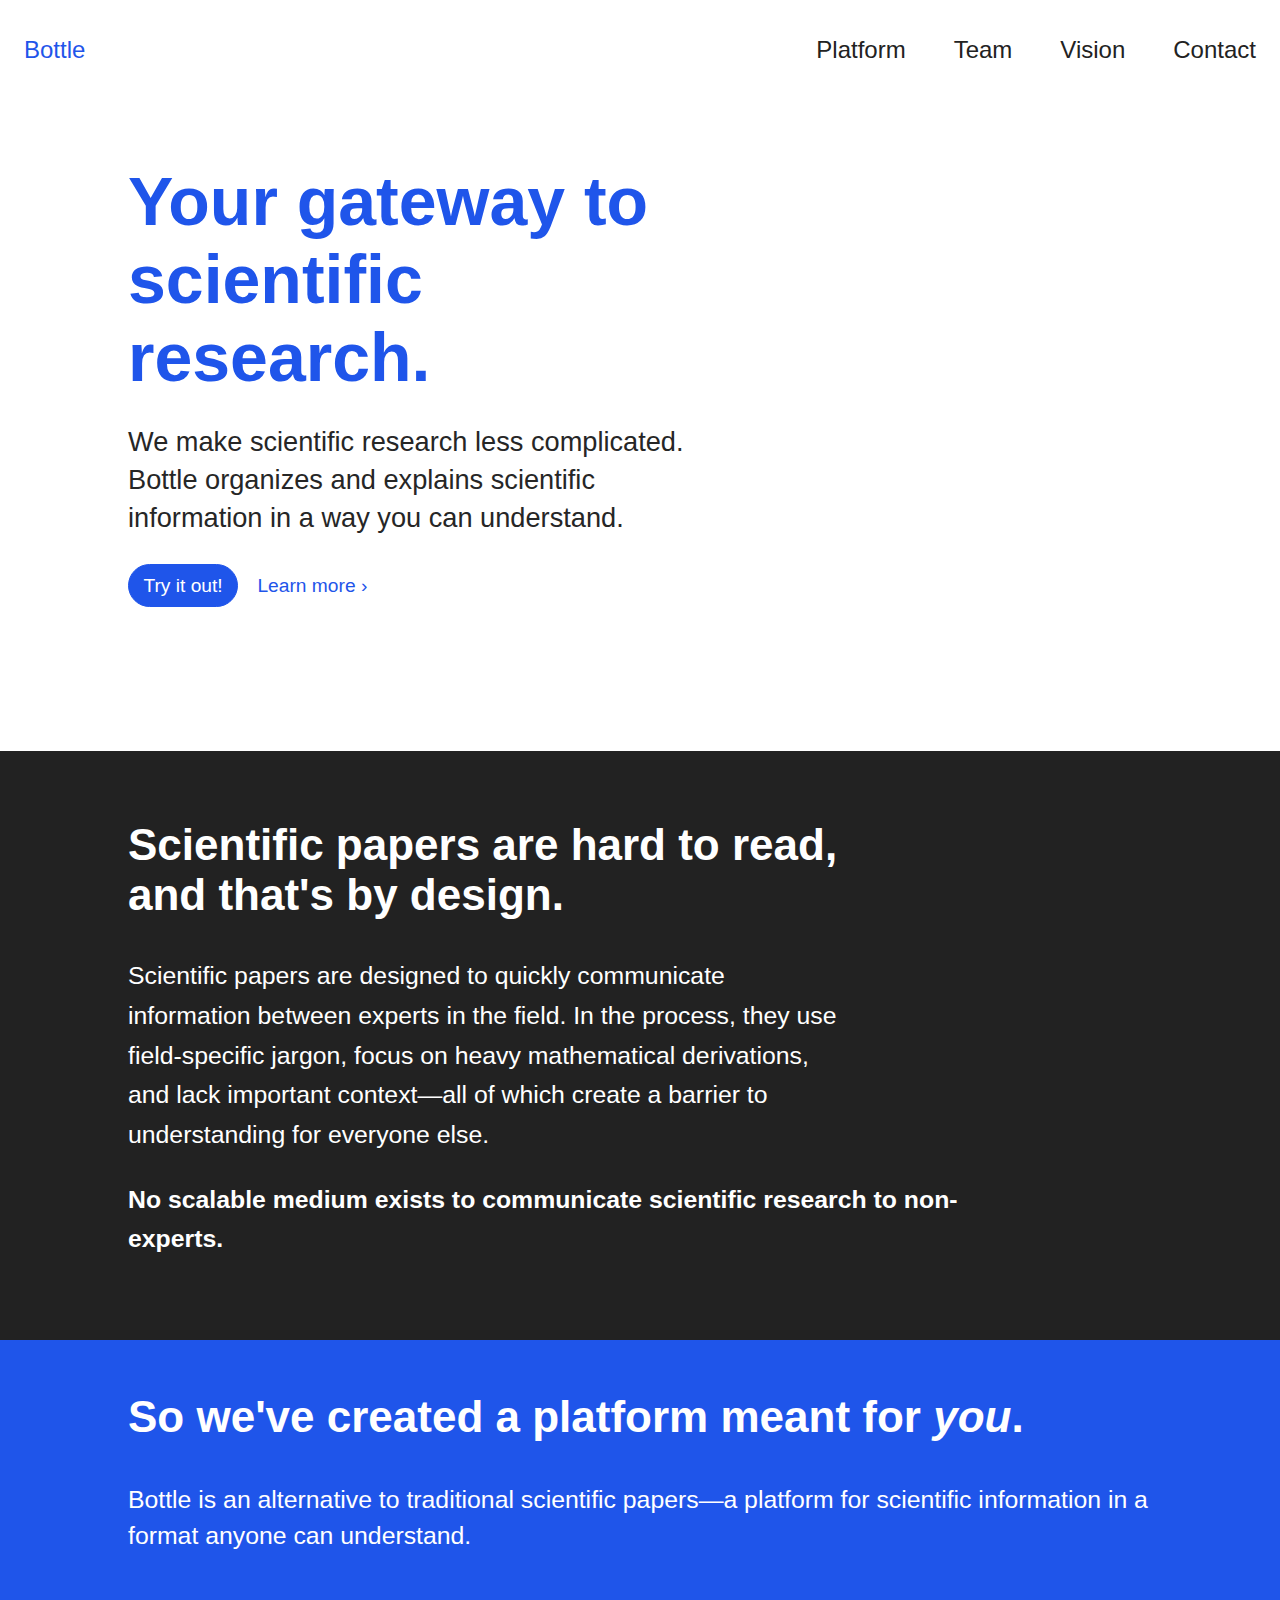
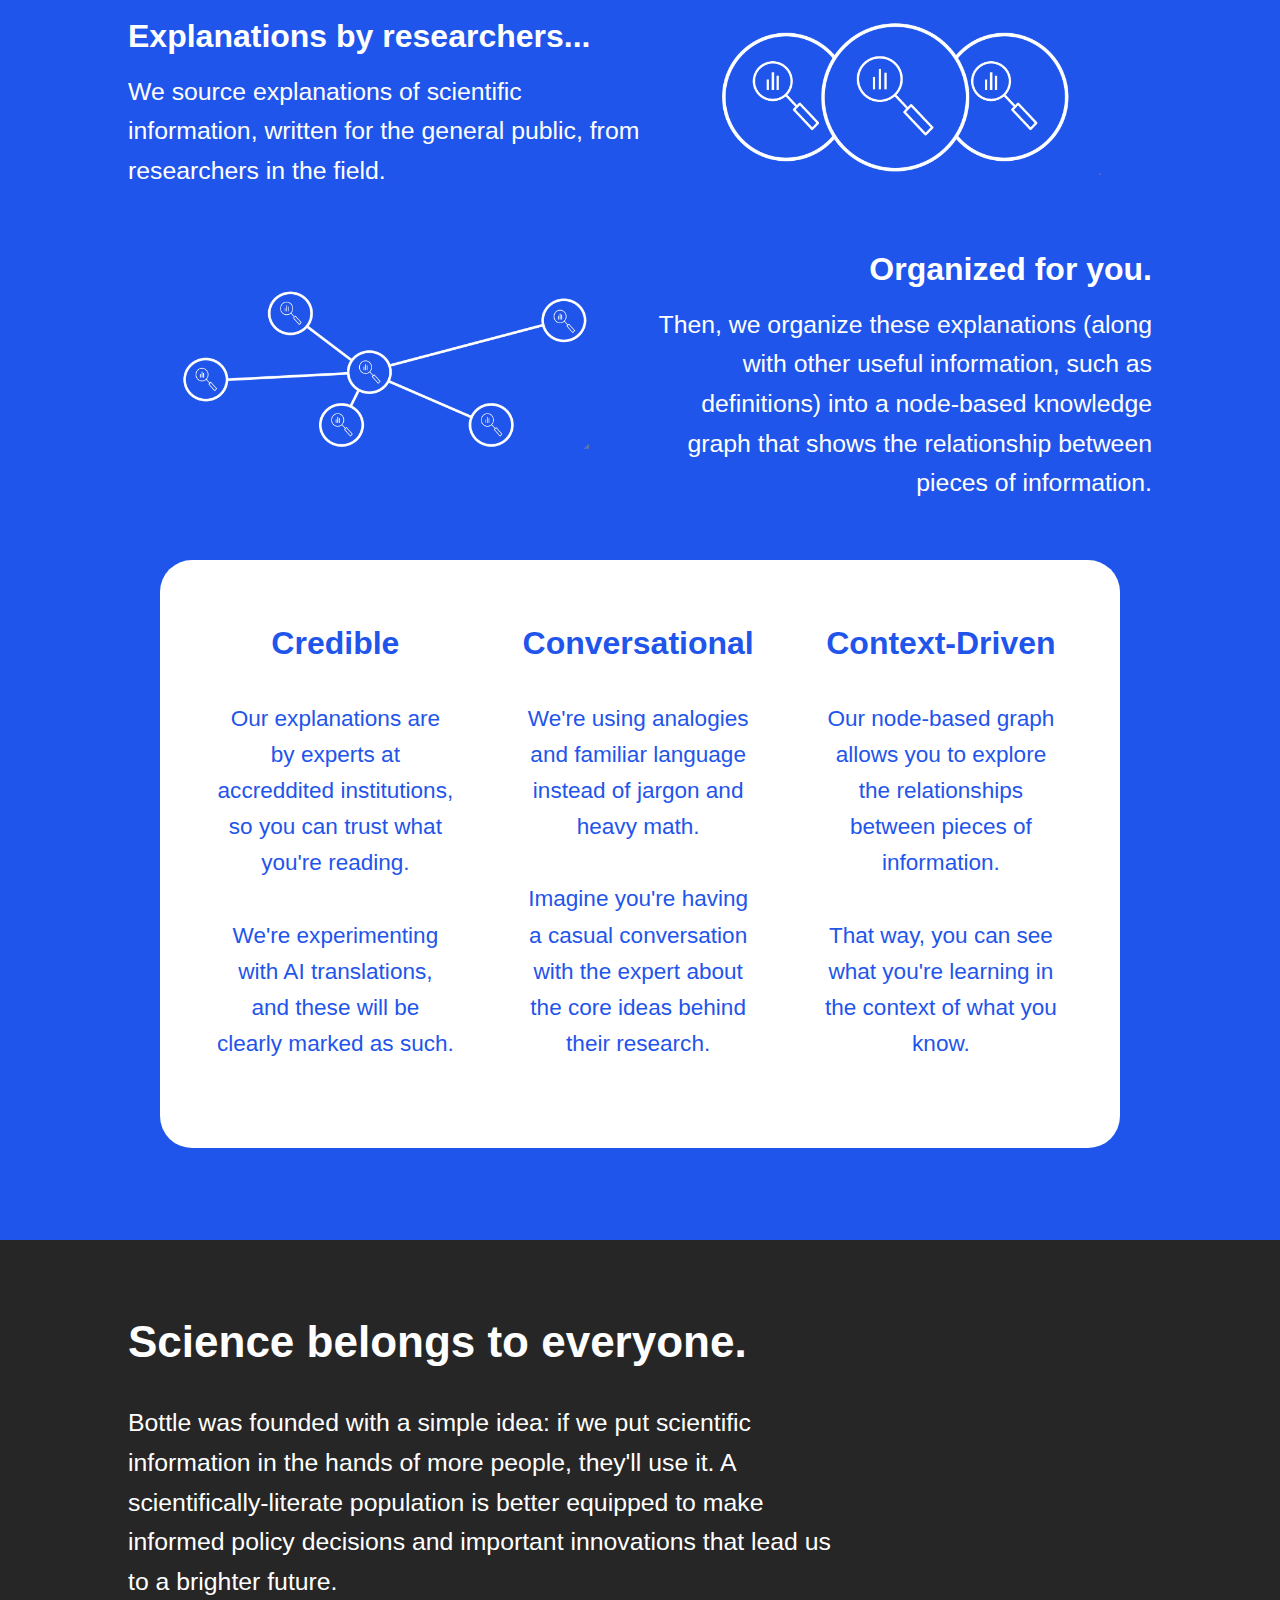
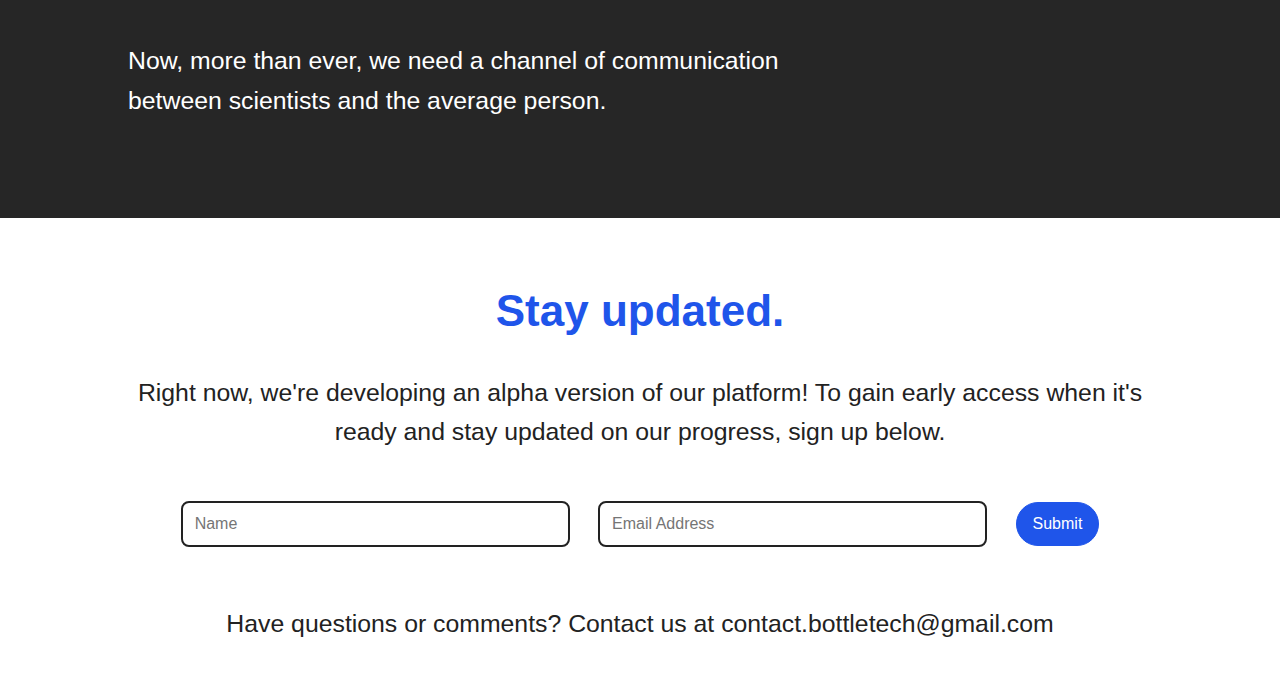
<file: index.html>
<!DOCTYPE html>
<html>
<head>
  <title>Bottle | Scientific Knowledge Made Accessible</title>
  <link rel="stylesheet" href="site.css">
</head>
<body style="background-color: white;">
  <div class="menu">
    <a href="index.html" target="_self" style="float: left">Bottle</a>
    <a href="contact.html" target="_self">Contact</a>
    <a href="vision.html" target="_self">Vision</a>
    <a href="team.html" target="_self">Team</a>
    <a href="platform.html" target="_self">Platform</a>
  </div>

  <div class="my-div" style="width: 60%; padding: 1.25% 10% 0em 10%; margin-bottom: 0em">
    <h1 style="margin-bottom: 0em">Your gateway to scientific<br>research.</h1>
  </div>
  <div class="my-div" style="width: 47.5%; padding: 0em 10% 0em 10%; margin-top: 0em">
    <p class="big-p" style="color: rgb(38, 38, 38)">
        We make scientific research less complicated. 
        Bottle organizes and explains scientific information in a way you can understand.
    </p>
  </div>

  <div class="my-div" style="width: auto; padding: 0em 10%;">
    <button class="button">Try it out!</button>
    <a href="platform.html" class="linky-button">Learn more ›</a>
  </div>

  <!-- SPACING DIV --> 
  <div class="my-div" style="height: 8em"></div>

  <div class="my-div" style="background-color: rgb(34, 34, 34); padding: 1em 0em">
    <div class="container-div" style>
        <h2>Scientific papers are hard to read,<br>and that's by design.</h2>
        <p style="padding: 0em 20% 0em 0em">
            Scientific papers are designed to quickly communicate information between experts in the field. 
            In the process, they use field-specific jargon, focus on heavy mathematical derivations, and 
            lack important context—all of which create a barrier to understanding for everyone else.
        </p>
        <p>
            <b>No scalable medium exists to communicate scientific research to non-experts.</b>
        </p>
    </div>

     <!-- SPACING DIV --> 
    <div class="my-div" style="height: 0.5em"></div>
  </div>

  <div class="my-div" style="background-color: #1f55ea; padding: 1em 10%">
    <h2 style="color: white">So we've created a platform meant for <i id="you">you</i>.<i style="font-family: Courier New; color: #1f55ea">y</i>
      <i style="font-family: Impact; color: #1f55ea">ou</i></h2>
    <script>      
      window.addEventListener("scroll", listenerFunction);

      function listenerFunction() {
        if(isElementIntoView("#you")) {
          changeFont();

          removeEventListener("scroll", listenerFunction)
        }
      }

      function delay(milliseconds){
        return new Promise(resolve => {
            setTimeout(resolve, milliseconds);
        });
      }

      async function changeFont() {
        const fonts = ["Impact", "Lucida Sans Unicode", "Courier New", "Lucida Console", "Arial"];
        for (let i = 0; i < 20; i++) {
          document.getElementById("you").style.fontFamily = fonts[i % 5];
          await delay(275);
        }
      }

      function isElementIntoView(el) { 
        var e = document.querySelector(el);
        var rect = e.getBoundingClientRect();
        return  window.innerHeight-rect.top >= 0; 
    }
    </script>
    <p style="line-height: 1.45; color: white">
      Bottle is an alternative to traditional scientific papers—a platform for scientific information in a format anyone
      can understand. 
    </p>
    
    <!-- SPACING DIV --> 
    <div class="my-div" style="height: 0.25em; padding: 0em 0em 0em 0em"></div>

    <div class="row-div" style="padding: 0em 0em; display: flex">
        <div class="half-width-div" style="float: left; flex: 1">
          <p class="big-p" style="font-size: 2em; margin-bottom:0em;"><b>Explanations by researchers...</b></p>
          <p style="margin-top: 0.5em"> 
            We source explanations of scientific information, written for the general public, from researchers in the field.
          </p>
        </div>

        <div class="half-width-div" style="float: left; flex: 1; text-align: center; display: block; margin: auto;">
          <img src="images/Explanations.png" style="width: 80%;">
        </div>
    </div>  

    <div class="row-div" style="padding: 0em 0em; display: flex">
      <div class="half-width-div" style="float: left; flex: 1; text-align: center; display: block; margin: auto;">
        <img src="images/Nodes.png" style="width: 80%;">
      </div>

      <div class="half-width-div" style="float: left; flex: 1; text-align: right;">
          <p class="big-p" style="font-size: 2em; margin-bottom:0;"><b>Organized for you.</b></p>
          <p style="margin-top: 0.5em"> 
            Then, we organize these explanations (along with other useful information, such as definitions) into a node-based 
            knowledge graph that shows the relationship between pieces of information.  
          </p>
      </div>  
    </div>
  </div>

  <div class="my-div" style="padding: 1em 12.5%; background-color: #1f55ea">
    <div class="row-div" style="background-color: white">
      <!-- SPACING DIV --> 
      <div class="my-div" style="width: 40%; height: 0.625em; padding: 0em"></div>

      <div class="column-div" style="width: 26%">
        <p style="font-size: 2em; color: #1f55ea"><b>Credible</b></p>
        <p class="small-p" style="color: #1f55ea">
          Our explanations are by experts at accreddited institutions, so you can trust what you're reading. 
          <br><br>
          We're experimenting with AI translations, and these will be clearly marked as such.
        </p>
      </div>

      <div class="column-div" style="width: 26%;">
        <p style="font-size: 2em; color: #1f55ea"><b>Conversational</b></p>
        <p class="small-p" style="color: #1f55ea"> 
          We're using analogies and familiar language instead of jargon and heavy math.
          <br><br>
          Imagine you're having a casual conversation with the expert about the core ideas behind their research. 
        </p>

      </div>
      <div class="column-div" style="width: 26%;">
        <p style="font-size: 2em; color: #1f55ea"><b>Context-Driven</b></p>
        <p class="small-p" style="color: #1f55ea">
            Our node-based graph allows you to explore the relationships between pieces of information.
            <br><br>
            That way, you can see what you're learning in the context of what you know.
        </p>

        <!-- SPACING DIV --> 
        <div class="my-div" style="width: 40%; height: 2em"></div>
      </div>
    </div>

    <!-- SPACING DIV --> 
    <div class="my-div" style="height: 3.75em"></div>
  </div>

  <div class="my-div" style="background-color: rgb(38, 38, 38); padding: 1.5em 0em">
    <div class="container-div">
      <h2>Science belongs to everyone.</h2>
      <p style="padding: 0em 20% 0em 0em">
        Bottle was founded with a simple idea: if we put scientific information in the hands of more people, they'll use it.
        A scientifically-literate population is better equipped to make informed policy decisions and important innovations 
        that lead us to a brighter future. 
        <br><br>
        
        Now, more than ever, we need a channel of communication between scientists and the average person.
      </p>
    </div>
    
    <!-- SPACING DIV --> 
    <div class="my-div" style="height: 1em"></div>
  </div>

  <div class="my-div" style="text-align: center; padding: 2em 10%">
    <h2 style="color:#1f55ea">Stay updated.</h2>

    <p style="color: rgb(34, 34, 34)">
      Right now, we're developing an alpha version of our platform! To gain early access when it's ready and stay updated on our progress,
      sign up below.
    </p>

    <div class="row-div">
      <form action="send_contacts.php" method="post">
        <input type="text" id="name" name="name" placeholder="Name">
        <input type="text" id="email" name="email" placeholder="Email Address">
        <input type="submit" value="Submit">
      </form>
    </div>

    <p style="color: rgb(34, 34, 34)">
      Have questions or comments? Contact us at contact.bottletech@gmail.com
    </p>
  </div>
</body>
</html>
</file>
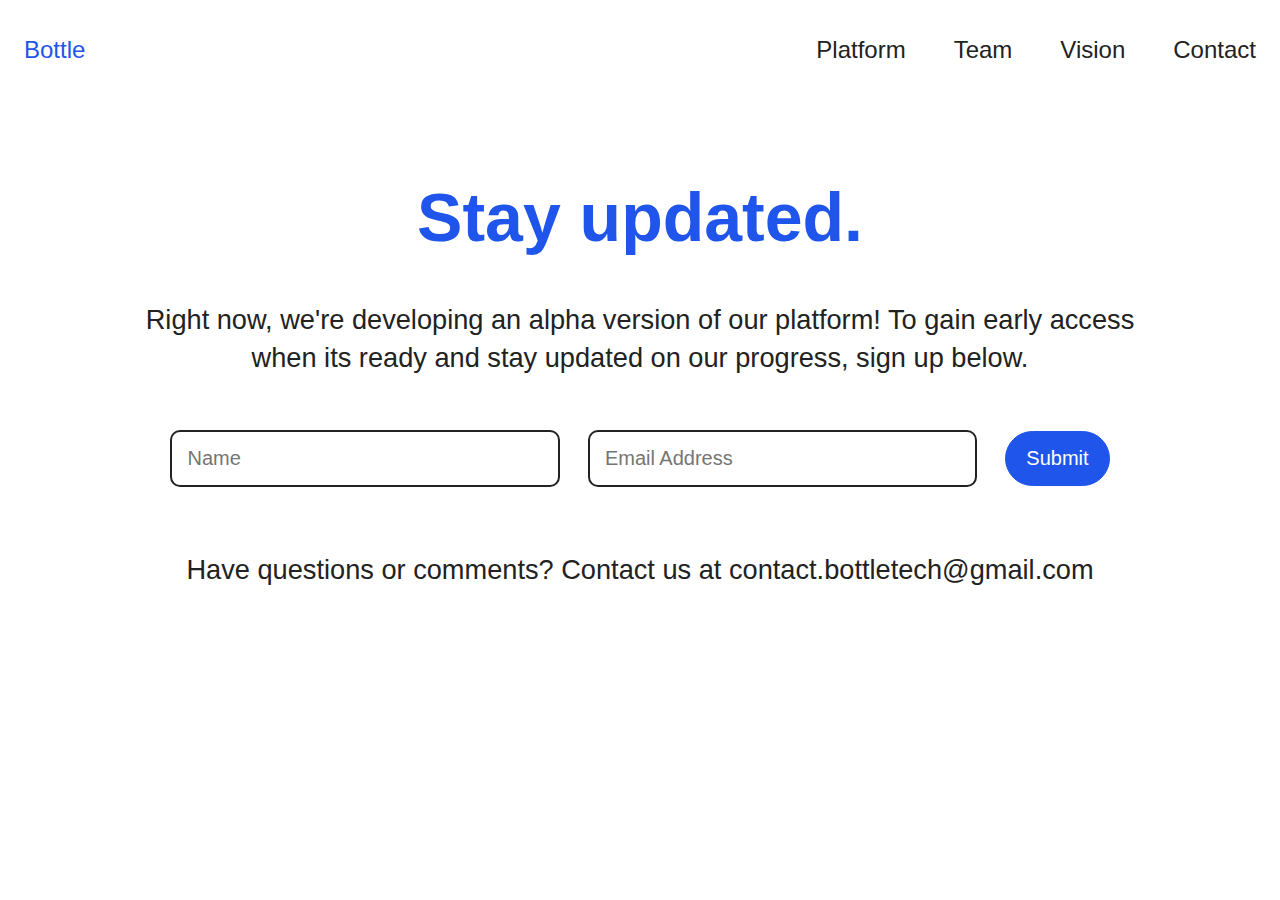
<file: contact.html>
<!DOCTYPE html>
<html>
<head>
  <title>Contact</title>
  <link rel="stylesheet" href="site.css">
</head>
<body style="background-color: white;">
  <div class="menu">
    <a href="index.html" target="_self" style="float: left">Bottle</a>
    <a href="contact.html" target="_self">Contact</a>
    <a href="vision.html" target="_self">Vision</a>
    <a href="team.html" target="_self">Team</a>
    <a href="platform.html" target="_self">Platform</a>
  </div>

  <div class="my-div" style="text-align: center; padding: 2em 10%">
    <h1 style="color:#1f55ea">Stay updated.</h1>

    <p class="big-p" style="color: rgb(34, 34, 34)">
      Right now, we're developing an alpha version of our platform! To gain early access when its ready and stay updated on our progress,
      sign up below.
    </p>

    <div class="row-div">
      <form action="send_contacts.php" method="post">
        <input type="text" id="name" name="name" placeholder="Name" style="font-size: 1.25em">
        <input type="text" id="email" name="email" placeholder="Email Address" style="font-size: 1.25em">
        <input type="submit" value="Submit" style="font-size: 1.25em">
      </form>
    </div>

    <p class="big-p" style="color: rgb(34, 34, 34)">
      Have questions or comments? Contact us at contact.bottletech@gmail.com
    </p>
  </div>
</body>
</html>
</file>
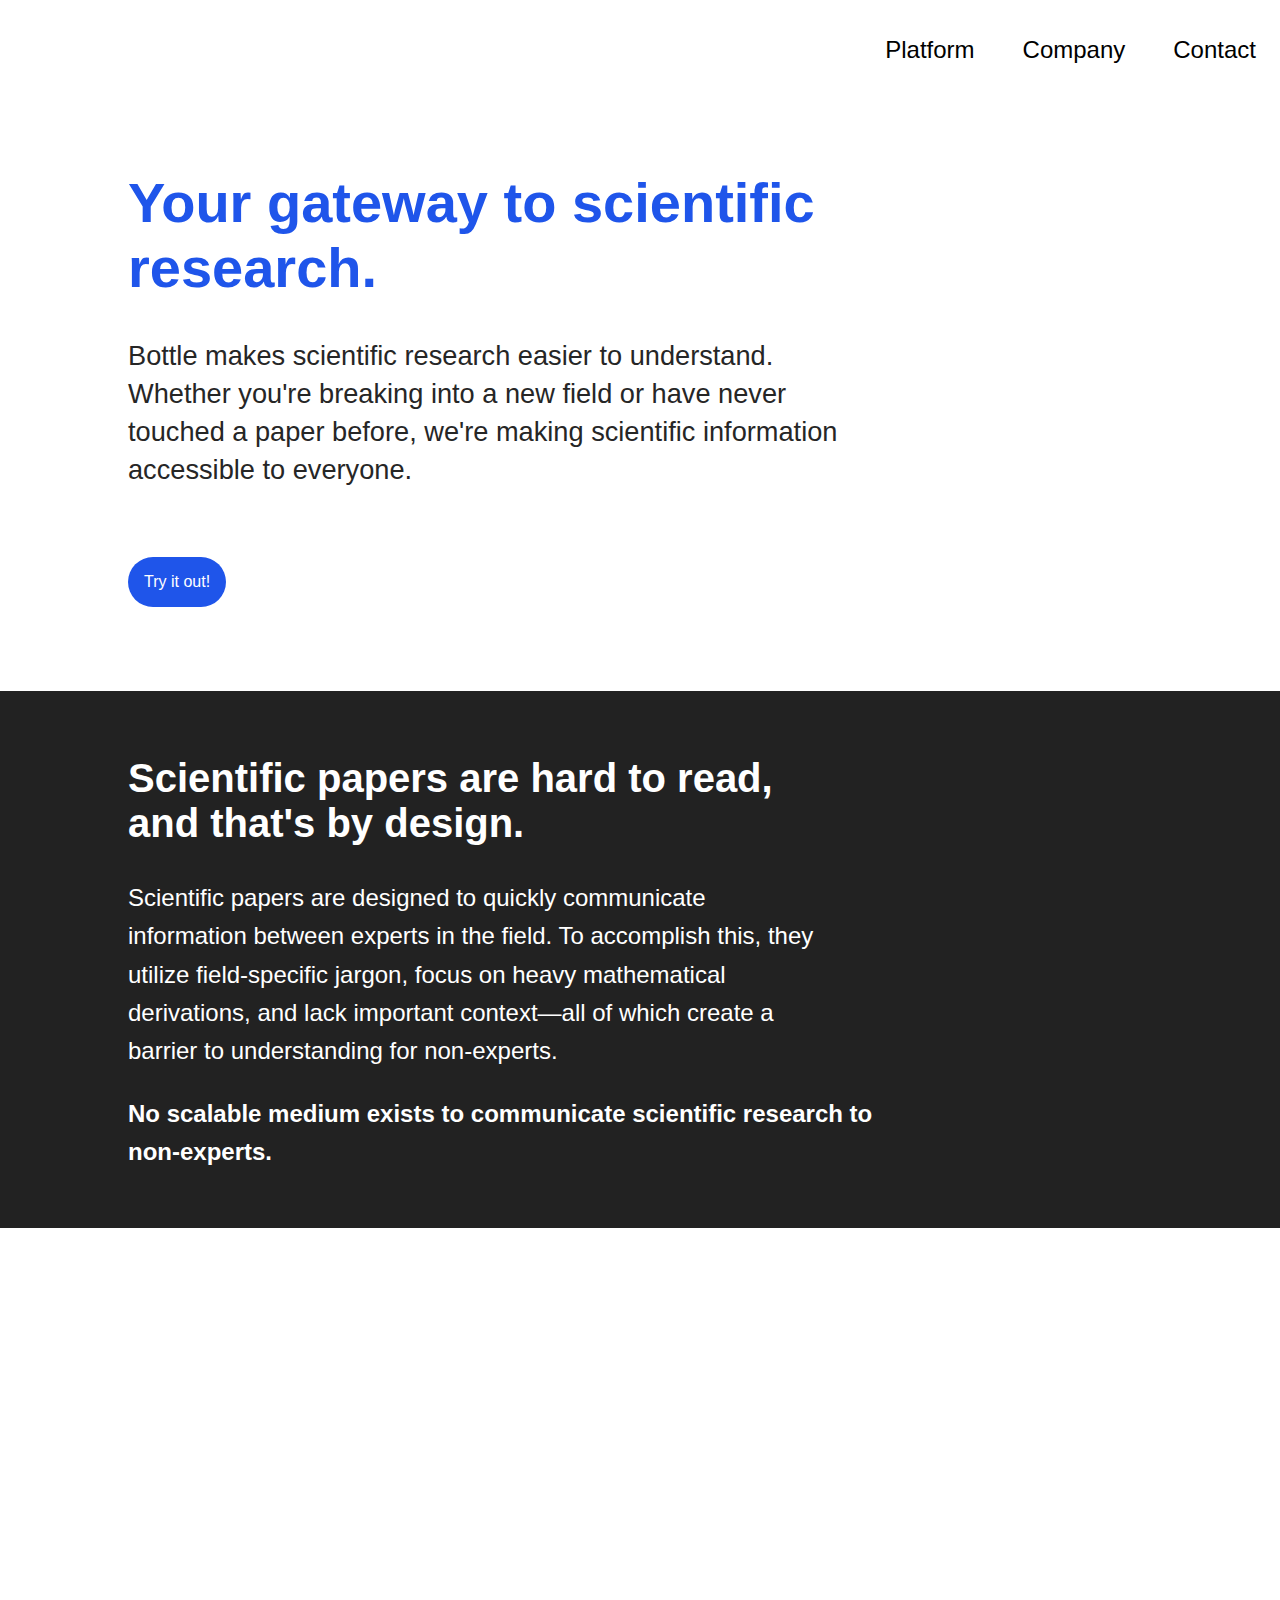
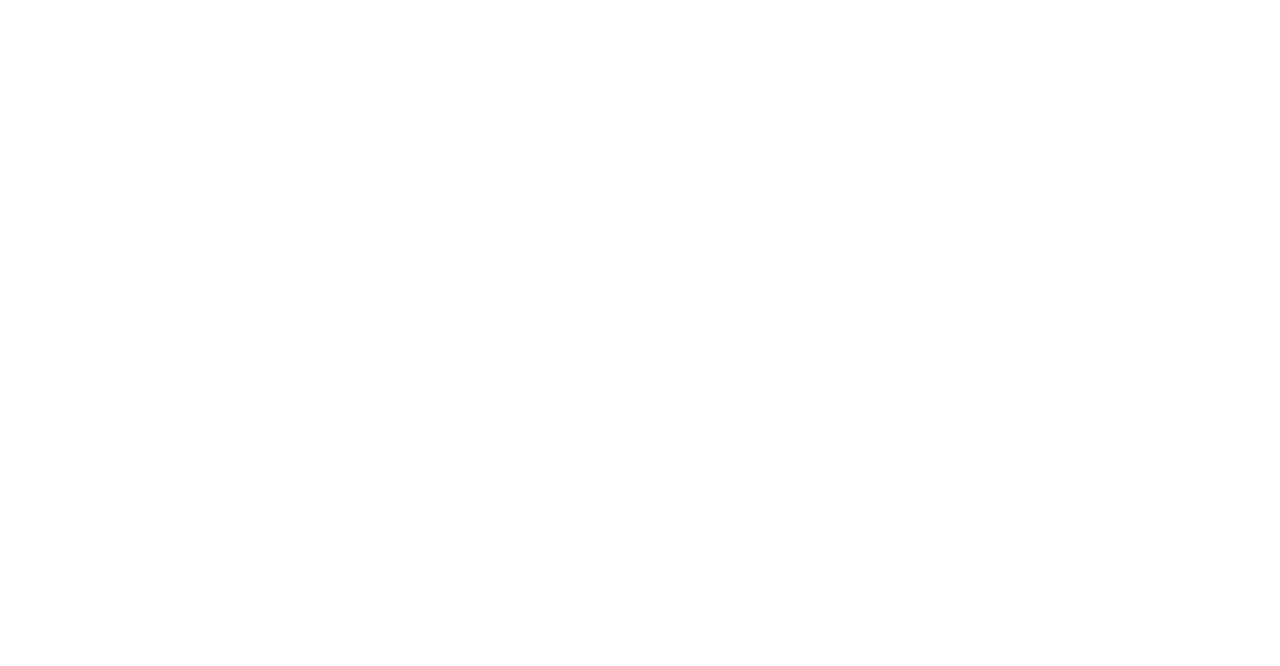
<file: landing.html>
<!DOCTYPE html>
<html>
<head>
  <title>Bottle | Accessible Research</title>
  <style>
    /* div styles */
    .my-div {
      width: auto;
      min-width: 45em;
      padding: 0.5em 10%
    }

    .container-div {
        width: auto;
        padding: 1em 30% 1em 10%;
    }

    /* menu styles */
    .menu {
      background-color: white;
      overflow: hidden;
    }

    .menu a {
      float: right;
      color: black;
      text-align: center;
      padding: 1.5em 1em;
      text-decoration: none;
      font-size: 1.5em;
      font-family: Arial;
    }

    .menu a:hover {
      color: #1f55ea;
      /* #04d9ff */
    }

    /* button styles */
    .button {
        background-color: #1f55ea; /* Green */
        border: none;
        color: white;
        padding: 1em;
        text-align: center;
        text-decoration: none;
        display: inline-block;
        font-size: 1em;
        cursor: pointer;
        border-radius: 2em;
    }

    /* text styles */
    h1 {
        font-size: 3.5em;
        font-family: Arial;
        color: #1f55ea;
    }

    h2 {
        font-size: 2.5em;
        font-family: Arial;
        color: white;
    }

    p {
        font-size: 1.5em;
        font-family: Arial;
        color: white;
        line-height: 1.6;
    }

    .big-p {
        font-size: 1.7em;
        line-height: 1.4;
    }

    body,
    html {
        margin: 0em
    }

  </style>
</head>
<body style="background-color: white;">
  <div class="menu">
    <a href="#">Contact</a>
    <a href="#">Company</a>
    <a href="#">Platform</a>
  </div>

  <div class="my-div" style="width: 47.5%; padding: 2em 10%">
    <h1>Your gateway to scientific<br>research.</h1>

    <p class="big-p" style="color: rgb(38, 38, 38)">
        Bottle makes scientific research easier to understand.
        Whether you're breaking into a new field or have never touched a paper before, we're making scientific 
        information accessible to everyone.
    </p>
  </div>

  <div class="my-div" style="width: auto">
    <button class="button">Try it out!</button>
  </div>


  <!-- SPACING DIV --> 
  <div class="my-div" style="height: 3.75em"></div>

  <div class="my-div" style="background-color: rgb(34, 34, 34); padding: 1em 0em">
    <div class="container-div" style>
        <h2>Scientific papers are hard to read,<br>and that's by design.</h2>
        <p style="padding: 0em 10% 0em 0em">
            Scientific papers are designed to quickly communicate information between experts in the field. To accomplish this,
            they utilize field-specific jargon, focus on heavy mathematical derivations, and lack important context—all of which
            create a barrier to understanding for non-experts.
        </p>
        <p>
            <b>No scalable medium exists to communicate scientific research to non-experts.</b>
        </p>
    </div>
  </div>

  <!-- SEPERATOR DIV -->
  <div class="my-div" style="height: 40em"></div>

  <div class="my-div">
    <h2>Div 3</h2>
    <!-- Add content for div 3 here -->
  </div>

  <div class="my-div">
    <h2>Div 4</h2>
    <!-- Add content for div 4 here -->
  </div>

  <div class="my-div">
    <h2>Div 5</h2>
    <!-- Add content for div 5 here -->
  </div>
</body>
</html>
</file>
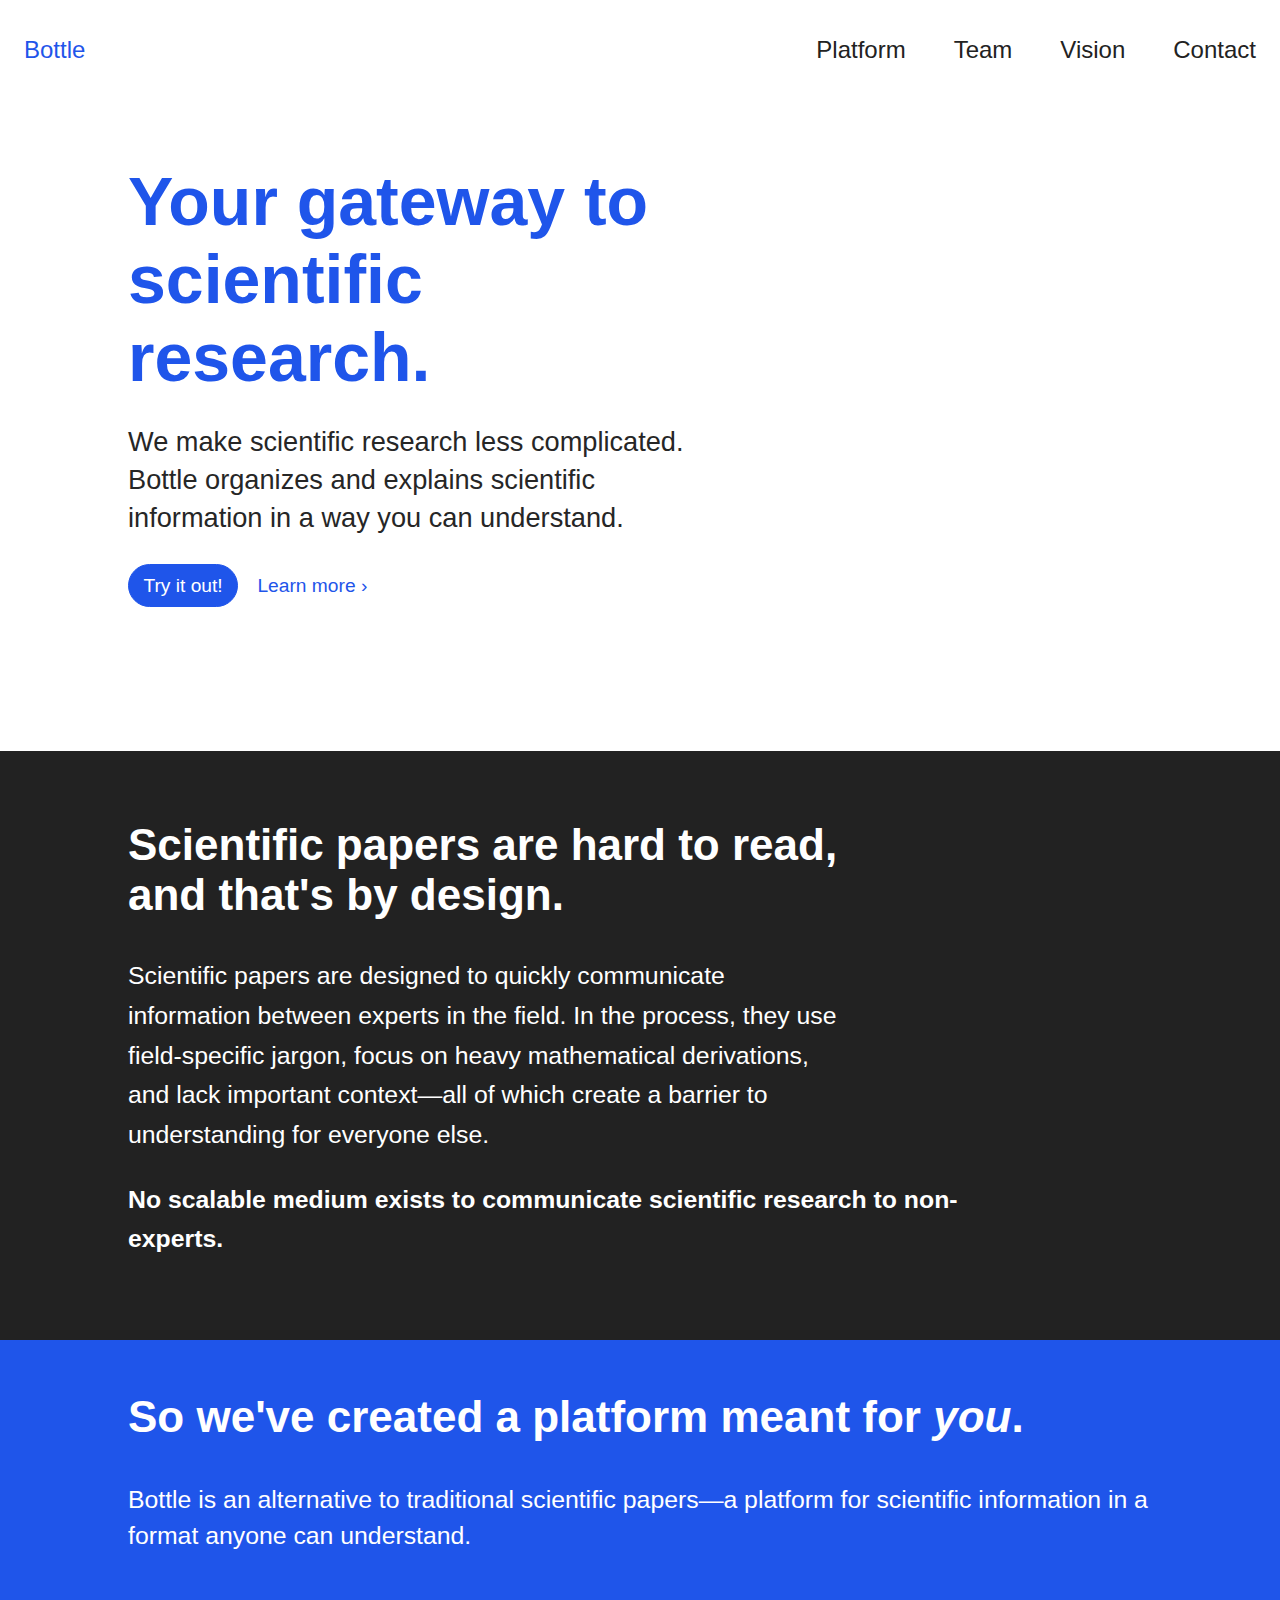
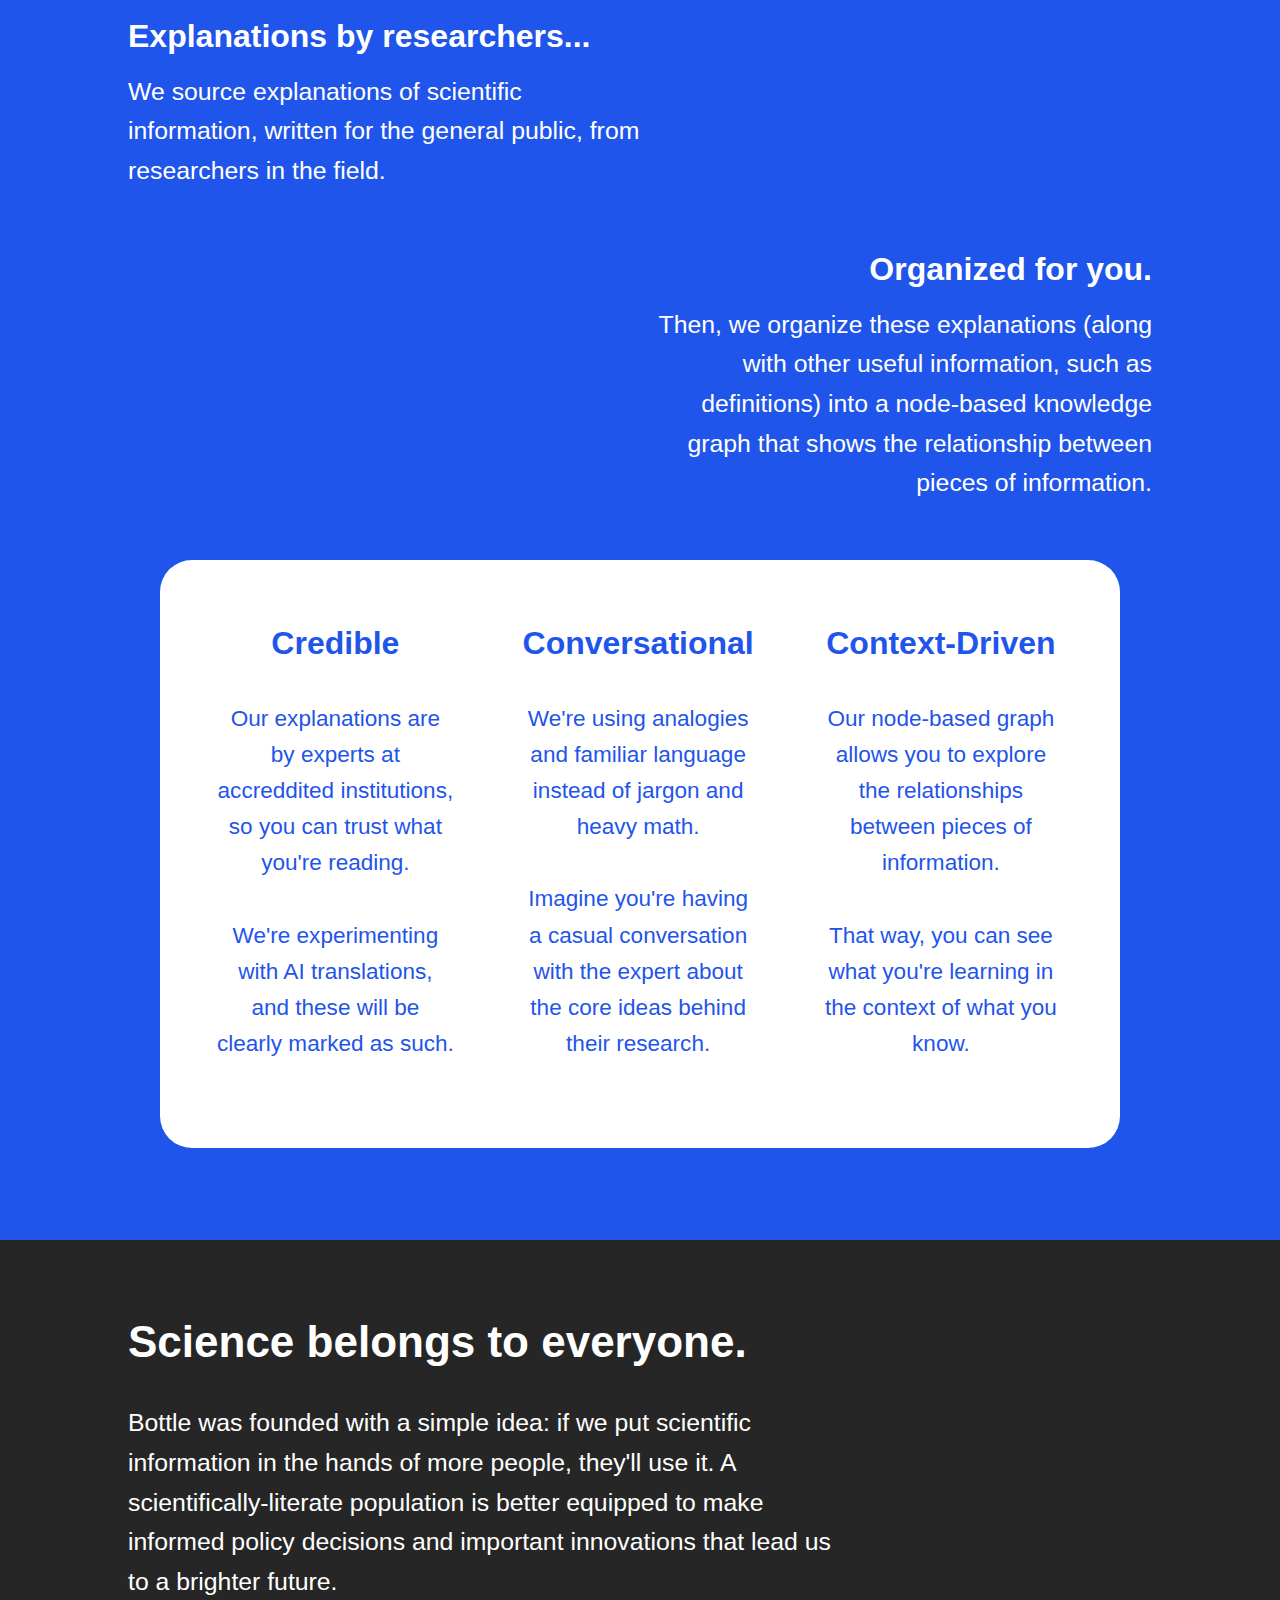
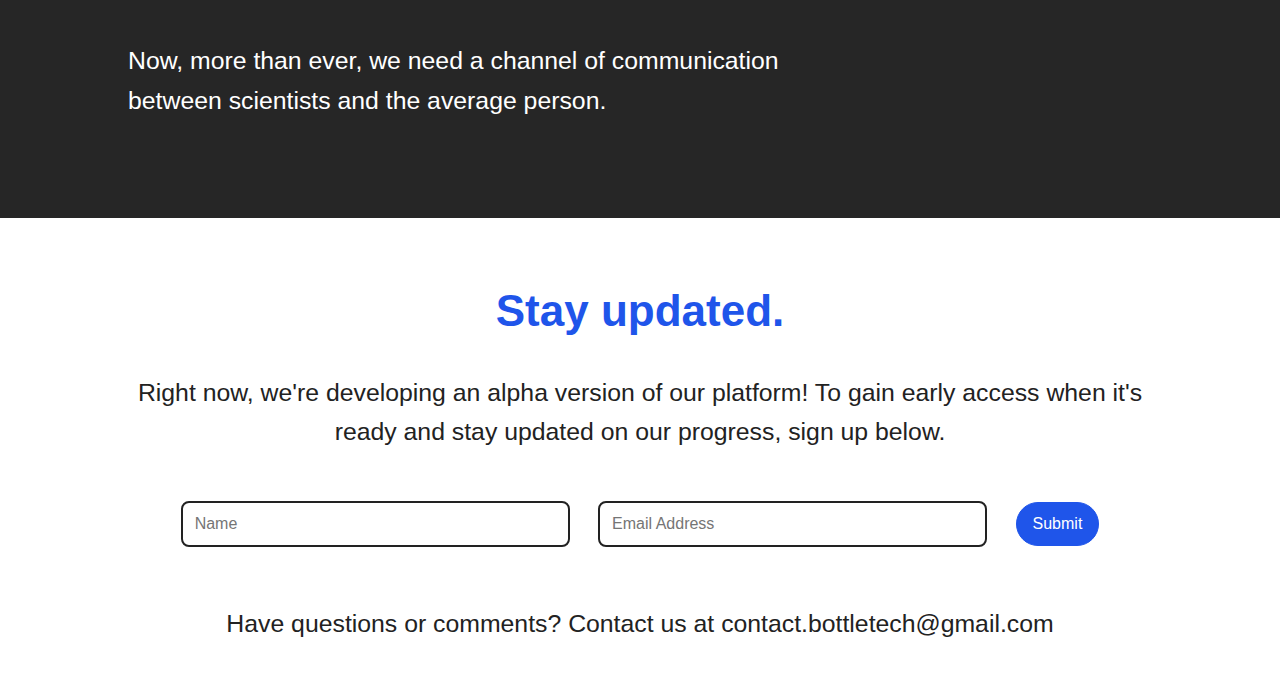
<file: no-icons.html>
<!DOCTYPE html>
<html>
<head>
  <title>Bottle | Scientific Knowledge Made Accessible</title>
  <link rel="stylesheet" href="site.css">
</head>
<body style="background-color: white;">
  <div class="menu">
    <a href="index.html" target="_self" style="float: left">Bottle</a>
    <a href="contact.html" target="_self">Contact</a>
    <a href="vision.html" target="_self">Vision</a>
    <a href="team.html" target="_self">Team</a>
    <a href="platform.html" target="_self">Platform</a>
  </div>

  <div class="my-div" style="width: 60%; padding: 1.25% 10% 0em 10%; margin-bottom: 0em">
    <h1 style="margin-bottom: 0em">Your gateway to scientific<br>research.</h1>
  </div>
  <div class="my-div" style="width: 47.5%; padding: 0em 10% 0em 10%; margin-top: 0em">
    <p class="big-p" style="color: rgb(38, 38, 38)">
        We make scientific research less complicated. 
        Bottle organizes and explains scientific information in a way you can understand.
    </p>
  </div>

  <div class="my-div" style="width: auto; padding: 0em 10%;">
    <button class="button">Try it out!</button>
    <a href="platform.html" class="linky-button">Learn more ›</a>
  </div>

  <!-- SPACING DIV --> 
  <div class="my-div" style="height: 8em"></div>

  <div class="my-div" style="background-color: rgb(34, 34, 34); padding: 1em 0em">
    <div class="container-div" style>
        <h2>Scientific papers are hard to read,<br>and that's by design.</h2>
        <p style="padding: 0em 20% 0em 0em">
            Scientific papers are designed to quickly communicate information between experts in the field. 
            In the process, they use field-specific jargon, focus on heavy mathematical derivations, and 
            lack important context—all of which create a barrier to understanding for everyone else.
        </p>
        <p>
            <b>No scalable medium exists to communicate scientific research to non-experts.</b>
        </p>
    </div>

     <!-- SPACING DIV --> 
    <div class="my-div" style="height: 0.5em"></div>
  </div>

  <div class="my-div" style="background-color: #1f55ea; padding: 1em 10%">
    <h2 style="color: white">So we've created a platform meant for <i id="you">you</i>.<i style="font-family: Courier New; color: #1f55ea">y</i>
      <i style="font-family: Impact; color: #1f55ea">ou</i></h2>
    <script>      
      window.addEventListener("scroll", listenerFunction);

      function listenerFunction() {
        if(isElementIntoView("#you")) {
          changeFont();

          removeEventListener("scroll", listenerFunction)
        }
      }

      function delay(milliseconds){
        return new Promise(resolve => {
            setTimeout(resolve, milliseconds);
        });
      }

      async function changeFont() {
        const fonts = ["Impact", "Lucida Sans Unicode", "Courier New", "Lucida Console", "Arial"];
        for (let i = 0; i < 20; i++) {
          document.getElementById("you").style.fontFamily = fonts[i % 5];
          await delay(275);
        }
      }

      function isElementIntoView(el) { 
        var e = document.querySelector(el);
        var rect = e.getBoundingClientRect();
        return  window.innerHeight-rect.top >= 0; 
    }
    </script>
    <p style="line-height: 1.45; color: white">
      Bottle is an alternative to traditional scientific papers—a platform for scientific information in a format anyone
      can understand. 
    </p>
    
    <!-- SPACING DIV --> 
    <div class="my-div" style="height: 0.25em; padding: 0em 0em 0em 0em"></div>

    <div class="row-div" style="padding: 0em 0em; display: flex">
        <div class="half-width-div" style="float: left; flex: 1">
          <p class="big-p" style="font-size: 2em; margin-bottom:0em;"><b>Explanations by researchers...</b></p>
          <p style="margin-top: 0.5em"> 
            We source explanations of scientific information, written for the general public, from researchers in the field.
          </p>
        </div>

        <div class="half-width-div" style="float: left; flex: 1; text-align: center; display: block; margin: auto;">
          <img src="images/Explanations.png" style="width: 0%;">
        </div>
    </div>  

    <div class="row-div" style="padding: 0em 0em; display: flex">
      <div class="half-width-div" style="float: left; flex: 1; text-align: center; display: block; margin: auto;">
        <img src="images/Nodes.png" style="width: 0%;">
      </div>

      <div class="half-width-div" style="float: left; flex: 1; text-align: right;">
          <p class="big-p" style="font-size: 2em; margin-bottom:0;"><b>Organized for you.</b></p>
          <p style="margin-top: 0.5em"> 
            Then, we organize these explanations (along with other useful information, such as definitions) into a node-based 
            knowledge graph that shows the relationship between pieces of information.  
          </p>
      </div>  
    </div>
  </div>

  <div class="my-div" style="padding: 1em 12.5%; background-color: #1f55ea">
    <div class="row-div" style="background-color: white">
      <!-- SPACING DIV --> 
      <div class="my-div" style="width: 40%; height: 0.625em; padding: 0em"></div>

      <div class="column-div" style="width: 26%">
        <p style="font-size: 2em; color: #1f55ea"><b>Credible</b></p>
        <p class="small-p" style="color: #1f55ea">
          Our explanations are by experts at accreddited institutions, so you can trust what you're reading. 
          <br><br>
          We're experimenting with AI translations, and these will be clearly marked as such.
        </p>
      </div>

      <div class="column-div" style="width: 26%;">
        <p style="font-size: 2em; color: #1f55ea"><b>Conversational</b></p>
        <p class="small-p" style="color: #1f55ea"> 
          We're using analogies and familiar language instead of jargon and heavy math.
          <br><br>
          Imagine you're having a casual conversation with the expert about the core ideas behind their research. 
        </p>

      </div>
      <div class="column-div" style="width: 26%;">
        <p style="font-size: 2em; color: #1f55ea"><b>Context-Driven</b></p>
        <p class="small-p" style="color: #1f55ea">
            Our node-based graph allows you to explore the relationships between pieces of information.
            <br><br>
            That way, you can see what you're learning in the context of what you know.
        </p>

        <!-- SPACING DIV --> 
        <div class="my-div" style="width: 40%; height: 2em"></div>
      </div>
    </div>

    <!-- SPACING DIV --> 
    <div class="my-div" style="height: 3.75em"></div>
  </div>

  <div class="my-div" style="background-color: rgb(38, 38, 38); padding: 1.5em 0em">
    <div class="container-div">
      <h2>Science belongs to everyone.</h2>
      <p style="padding: 0em 20% 0em 0em">
        Bottle was founded with a simple idea: if we put scientific information in the hands of more people, they'll use it.
        A scientifically-literate population is better equipped to make informed policy decisions and important innovations 
        that lead us to a brighter future. 
        <br><br>
        
        Now, more than ever, we need a channel of communication between scientists and the average person.
      </p>
    </div>
    
    <!-- SPACING DIV --> 
    <div class="my-div" style="height: 1em"></div>
  </div>

  <div class="my-div" style="text-align: center; padding: 2em 10%">
    <h2 style="color:#1f55ea">Stay updated.</h2>

    <p style="color: rgb(34, 34, 34)">
      Right now, we're developing an alpha version of our platform! To gain early access when it's ready and stay updated on our progress,
      sign up below.
    </p>

    <div class="row-div">
      <form action="send_contacts.php" method="post">
        <input type="text" id="name" name="name" placeholder="Name">
        <input type="text" id="email" name="email" placeholder="Email Address">
        <input type="submit" value="Submit">
      </form>
    </div>

    <p style="color: rgb(34, 34, 34)">
      Have questions or comments? Contact us at contact.bottletech@gmail.com
    </p>
  </div>
</body>
</html>
</file>
<file: site.css>
/* div styles */
  .nothing-div {
    width: auto;
    padding: 0em 0em;
    margin-top: 0em;
    margin-bottom: 0em;
  }

  .my-div {
    width: auto;
    min-width: 25em;
    padding: 0.5em 10%
  }

  .container-div {
      width: auto;
      max-width: 70%;
      padding: 1em 10% 1em 10%;
  }

  .half-width-div {
      width: 50%;
      padding: 0em 0em;
  }

  .row-div {
    width: auto;
    min-width: 25em;
    padding: 1em 2.5%;
    border-radius: 2em;
  }

  .row-div:after {
    content: "";
    display: table;
    clear: both;
  }

  .column-div {
    float: left;
    text-align: center;
    padding: 0 3.6%;
  }

  /* menu styles */
  .menu {
    background-color: white;
    overflow: hidden;
  }

  .menu a {
    float: right;
    color: rgb(34, 34, 34);
    text-align: center;
    padding: 1.5em 1em;
    text-decoration: none;
    font-size: 1.5em;
    font-family: Arial;
    transition: 0.3s;
  }

  .menu a:hover {
    color: #1f55ea;
    /* #04d9ff */
  }

  /* button styles */
  .button {
      background-color: #1f55ea;
      border: 1px solid #1f55ea;
      color: white;
      padding: 0.5em 0.75em;
      text-align: center;
      text-decoration: none;
      display: inline-block;
      font-size: 1.2em;
      cursor: pointer;
      border-radius: 2em;
      transition: 0.2s;
  }

  .button:hover {
    background-color: white;
    color: #1f55ea;
  }

  .linky-button {
    background-color: white;
    border: 1px solid white;
    color: #1f55ea;
    padding: 0.5em 0.75em;
    text-align: center;
    text-decoration: none;
    display: inline-block;
    font-family: Arial;
    font-size: 1.2em;
    cursor: pointer;
    border-radius: 2em;
  }

  input[type=text], select, textarea {
    width: 40%; 
    padding: 0.75em;  
    border-style: solid;
    border-color: rgb(34, 34, 34);
    border-radius: 0.5em;
    box-sizing: border-box;
    margin-top: 0.5em; 
    margin-bottom: 1em;
    margin-right: 2.5%;
    resize: vertical;
    font-size: 1em;
    font-family: Arial;
    color: rgb(34, 34, 34);
  }

  input[type=submit] {
    background-color: #1f55ea;
    border: 1px solid #1f55ea;
    color: white;
    padding: 0.75em 1em;
    text-align: center;
    text-decoration: none;
    display: inline-block;
    font-size: 1em;
    cursor: pointer;
    border-radius: 2em;
    transition: 0.2s;
  }

  input[type=submit]:hover {
    background-color: white;
    color: #1f55ea;
  }

  /* text styles */
  .huge-header {
    font-size: 5.75em;
  }

  h1 {
      font-size: 4.25em;
      font-family: Arial;
      color: #1f55ea;
  }

  h2 {
      font-size: 2.75em;
      font-family: Arial;
      color: white;
  }

  p {
      font-size: 1.55em;
      font-family: Arial;
      color: white;
      line-height: 1.6;
  }

  .big-p {
      font-size: 1.7em;
      line-height: 1.4;
  }

  .small-p {
    font-size: 1.41em;
  }

  body,
  html {
      margin: 0em
  }
</file>
